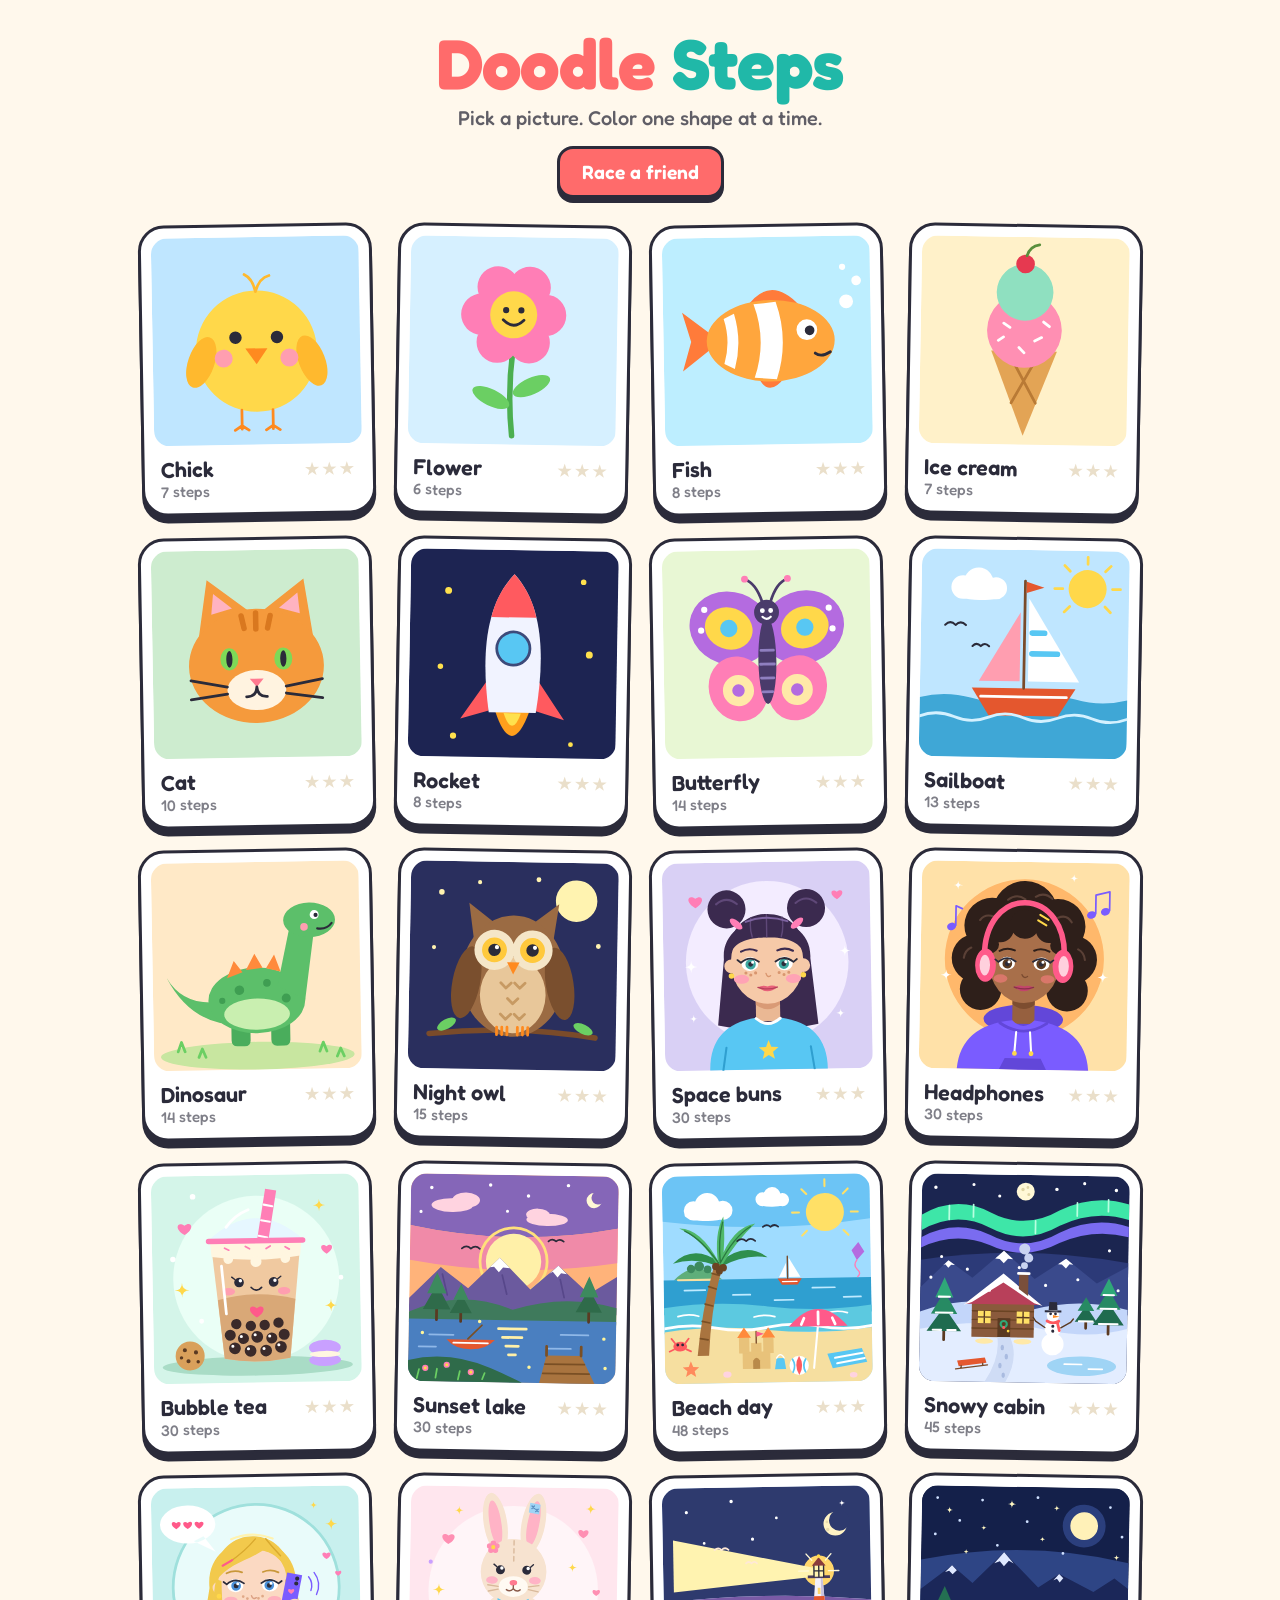
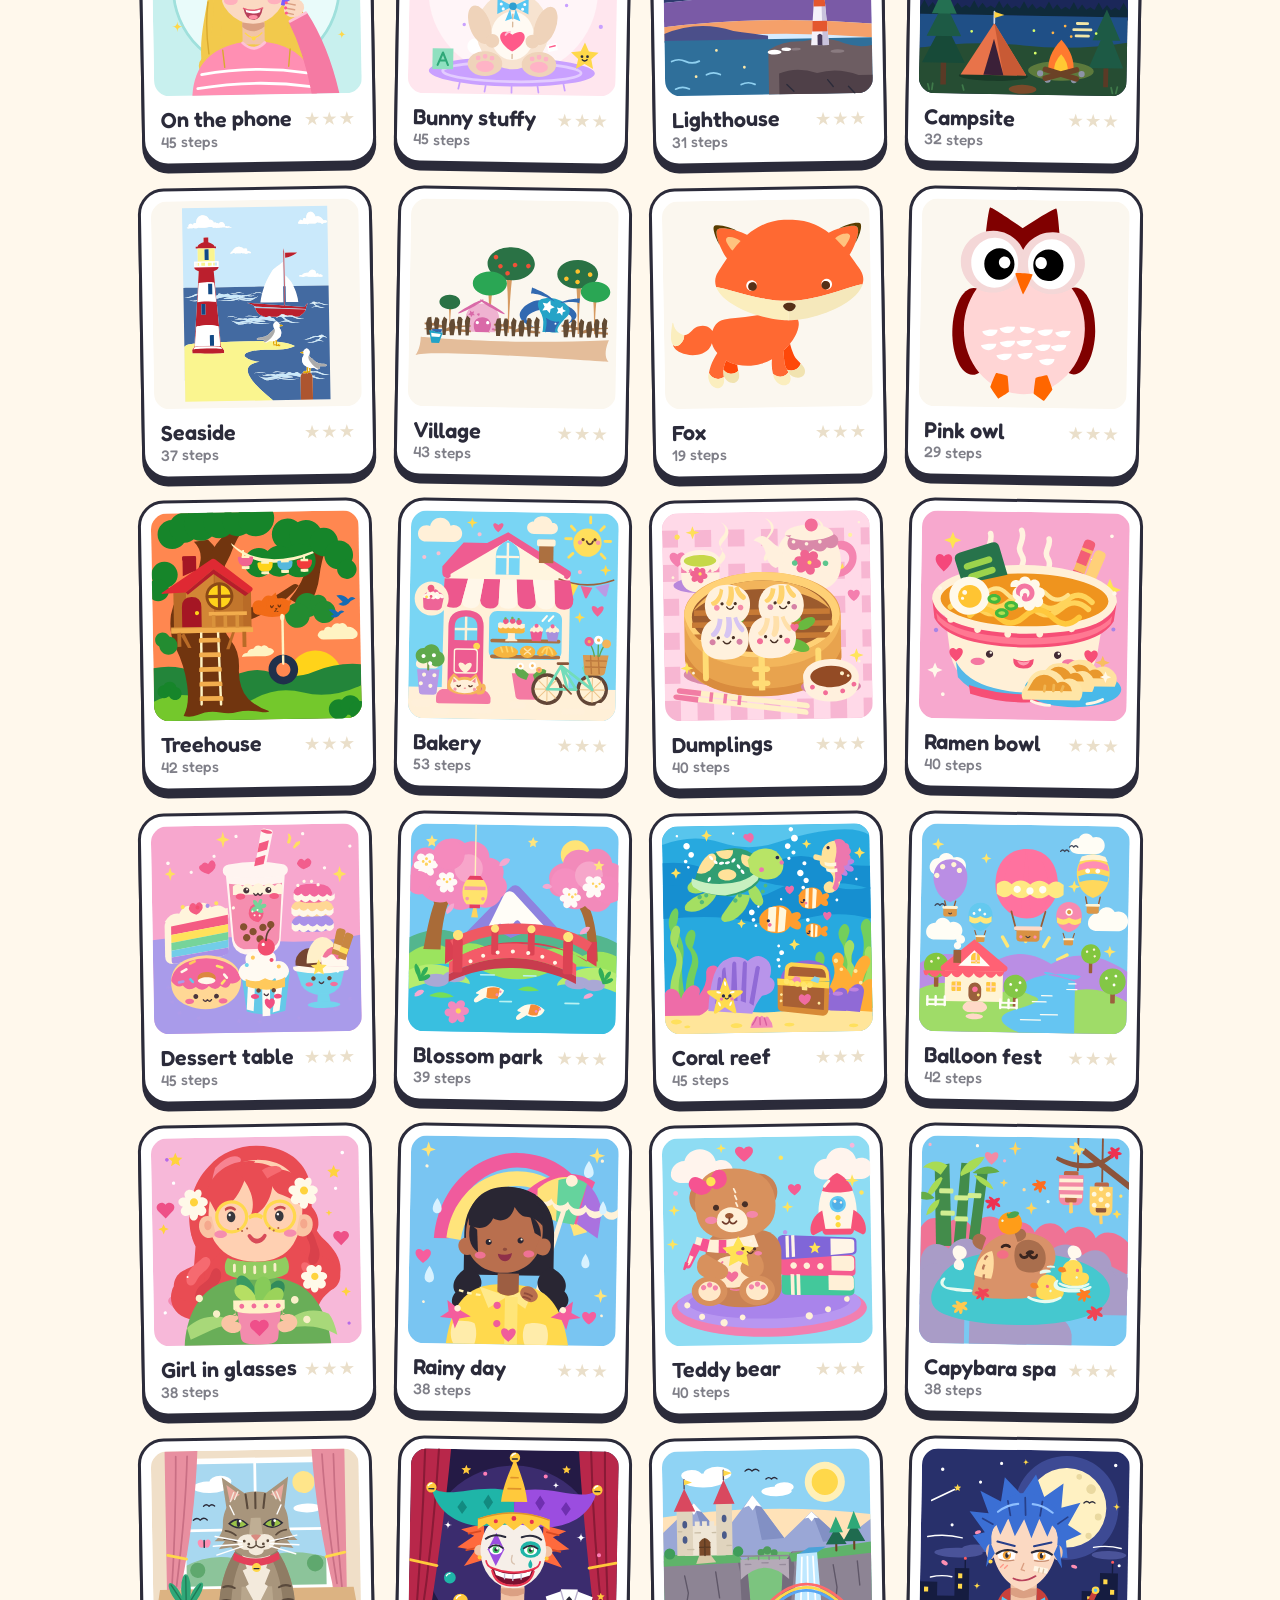
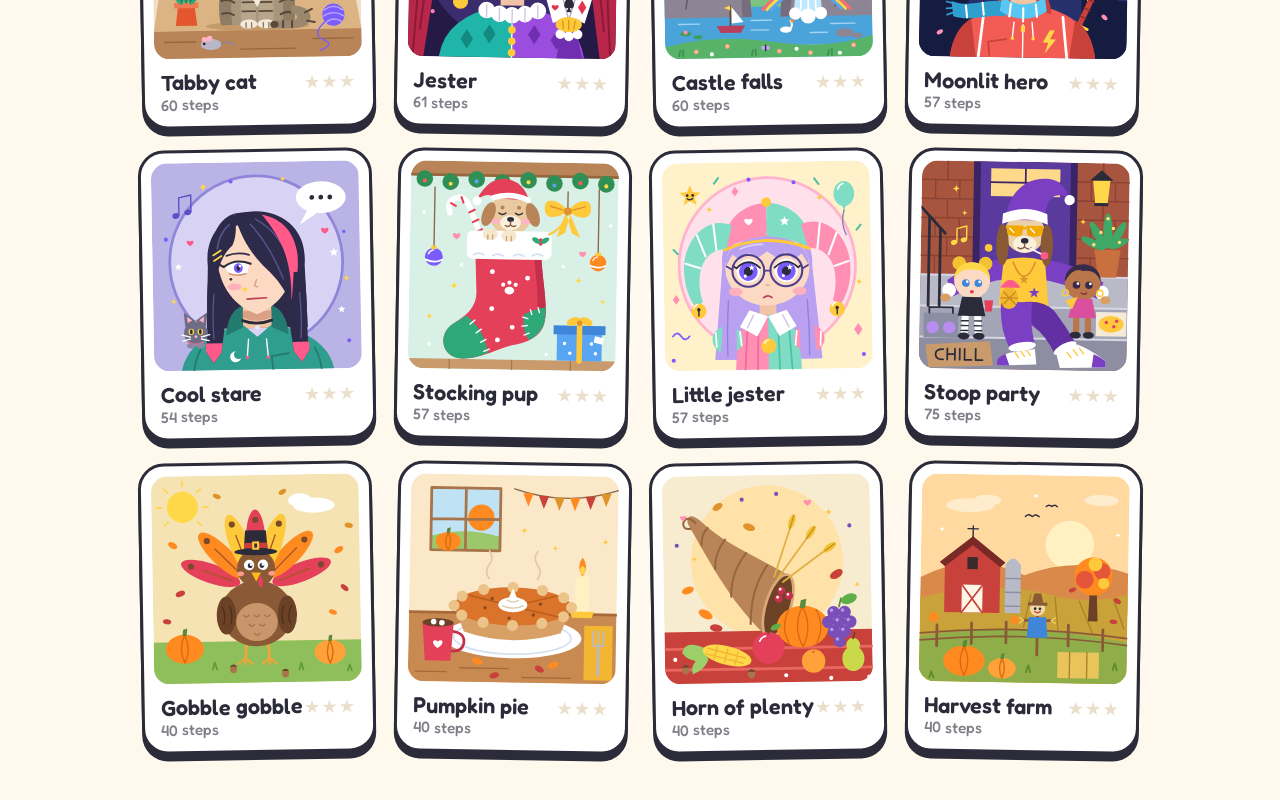
<file: index.html>
<!doctype html>
<html lang="en">
<head>
  <meta charset="utf-8">
  <meta name="viewport" content="width=device-width, initial-scale=1, maximum-scale=1, user-scalable=no">
  <title>Doodle Steps</title>
  <meta name="apple-mobile-web-app-capable" content="yes">
  <meta name="mobile-web-app-capable" content="yes">
  <meta name="apple-mobile-web-app-title" content="Doodle Steps">
  <meta name="apple-mobile-web-app-status-bar-style" content="default">
  <meta name="theme-color" content="#fff8ec">
  <link rel="icon" href="icon.svg" type="image/svg+xml">
  <link rel="apple-touch-icon" href="icon.png">
  <link rel="preconnect" href="https://fonts.googleapis.com">
  <link rel="preconnect" href="https://fonts.gstatic.com" crossorigin>
  <link href="https://fonts.googleapis.com/css2?family=Fredoka:wght@400;500;600;700&display=swap" rel="stylesheet">
  <link rel="stylesheet" href="style.css?v=17">
</head>
<body>

  <!-- Home: pick a picture -->
  <main id="home" class="home">
    <header class="home-head">
      <h1><span>Doodle</span> <span>Steps</span></h1>
      <p>Pick a picture. Color one shape at a time.</p>
      <button id="raceBtn" class="btn race-btn">Race a friend</button>
    </header>
    <div id="cards" class="cards"></div>
  </main>

  <!-- Draw screen -->
  <main id="draw" class="draw" hidden>
    <div class="topbar">
      <button id="homeBtn" class="btn round" aria-label="Back to pictures">←</button>
      <div id="dots" class="dots"></div>
      <button id="restartBtn" class="btn round" aria-label="Start this picture over">↺</button>
      <button id="soundBtn" class="btn round" aria-label="Sound on or off">♪</button>
    </div>

    <div id="raceStrip" class="race-strip" hidden>
      <div class="lane me"><span>You</span><div class="bar"><i id="myBar"></i></div><b id="myCount"></b></div>
      <div class="lane them"><span id="themName">Friend</span><div class="bar"><i id="themBar"></i></div><b id="themCount"></b></div>
    </div>

    <div class="work">
      <div id="stage" class="stage">
        <canvas id="paper" width="900" height="900"></canvas>
        <canvas id="ink" width="900" height="900"></canvas>
        <canvas id="guide" width="900" height="900"></canvas>
        <div id="pop" class="pop" hidden></div>
      </div>

      <aside class="panel">
        <div class="ref">
          <div id="refPic" class="ref-pic"></div>
          <div class="step-card">
            <div id="stepCount" class="step-count"></div>
            <div class="step-name"><i id="swatch" class="swatch"></i><span id="stepName"></span></div>
            <div id="stepHint" class="step-hint"></div>
          </div>
        </div>

        <div id="brushes" class="brushes" role="group" aria-label="Brush size"></div>

        <div class="tools">
          <button id="undoBtn" class="btn">↶ Undo</button>
          <button id="eraseBtn" class="btn">Eraser</button>
          <button id="clearBtn" class="btn">Clear</button>
        </div>

        <button id="nextBtn" class="btn next" disabled><span id="nextLabel">Keep going!</span></button>
      </aside>
    </div>
  </main>

  <!-- Finished -->
  <div id="finish" class="finish" hidden>
    <div id="confetti" class="confetti"></div>
    <div class="finish-card">
      <h2 id="finishTitle">You did it!</h2>
      <p id="raceResult" class="race-result" hidden></p>
      <div class="compare">
        <figure>
          <img id="finalPic" alt="Your finished drawing">
          <figcaption>Yours</figcaption>
        </figure>
        <figure id="theirFig" hidden>
          <img id="theirPic" alt="Your friend's drawing" hidden>
          <div id="theirWait" class="orig waiting">Still drawing…</div>
          <figcaption id="theirCap">Friend</figcaption>
        </figure>
        <figure>
          <div id="origPic" class="orig"></div>
          <figcaption>Original</figcaption>
        </figure>
      </div>
      <div id="finalStars" class="final-stars"></div>
      <div class="finish-btns">
        <button id="saveBtn" class="btn">Save picture</button>
        <button id="againBtn" class="btn">Draw again</button>
        <button id="raceAgainBtn" class="btn" hidden>Race again</button>
        <button id="moreBtn" class="btn next ready">More pictures</button>
      </div>
    </div>
  </div>

  <!-- Race a friend -->
  <div id="race" class="finish" hidden>
    <div class="finish-card race-card">
      <button id="raceClose" class="btn round race-close" aria-label="Close">✕</button>
      <h2>Race a friend</h2>

      <div id="raceMenu">
        <label class="field">Your name
          <input id="raceName" type="text" maxlength="12" autocomplete="off" placeholder="Player">
        </label>
        <div class="race-choices">
          <div class="choice">
            <button id="hostBtn" class="btn next ready">Start a race</button>
            <p>You get a code to share with your friend.</p>
          </div>
          <div class="choice">
            <input id="codeIn" type="text" maxlength="4" autocomplete="off" autocapitalize="characters" spellcheck="false" placeholder="CODE" aria-label="Race code">
            <button id="joinBtn" class="btn">Join a race</button>
            <p>Type the code your friend gives you.</p>
          </div>
        </div>
      </div>

      <div id="raceHost" hidden>
        <p class="code-label">Your race code</p>
        <div id="raceCode" class="race-code">····</div>
        <p id="hostStatus" class="race-status" role="status"></p>
        <p class="code-label">Pick the picture to race on</p>
        <div id="racePicker" class="race-picker"></div>
        <button id="startRaceBtn" class="btn next" disabled>Start the race</button>
      </div>

      <div id="raceGuest" hidden>
        <p id="guestStatus" class="race-status" role="status"></p>
        <div id="guestPic" class="guest-pic"></div>
        <p id="guestPicName" class="code-label"></p>
      </div>
    </div>
  </div>

  <div id="count" class="count" hidden></div>
  <div id="toast" class="toast" hidden role="status"></div>

  <svg id="measure" width="0" height="0" style="position:absolute" aria-hidden="true"></svg>

  <script src="lessons.js?v=17"></script>
  <script src="pictures/lighthouse.js?v=17"></script>
  <script src="pictures/campsite.js?v=17"></script>
  <script src="pictures/seaside.js?v=17"></script>
  <script src="pictures/village.js?v=17"></script>
  <script src="pictures/fox.js?v=17"></script>
  <script src="pictures/owlpink.js?v=17"></script>
  <script src="pictures/treehouse.js?v=17"></script>
  <script src="pictures/bakery.js?v=17"></script>
  <script src="pictures/dumplings.js?v=17"></script>
  <script src="pictures/ramen.js?v=17"></script>
  <script src="pictures/desserts.js?v=17"></script>
  <script src="pictures/blossom.js?v=17"></script>
  <script src="pictures/reef.js?v=17"></script>
  <script src="pictures/balloons.js?v=17"></script>
  <script src="pictures/glasses.js?v=17"></script>
  <script src="pictures/raincoat.js?v=17"></script>
  <script src="pictures/teddy.js?v=17"></script>
  <script src="pictures/capybara.js?v=17"></script>
  <script src="pictures/tabby.js?v=17"></script>
  <script src="pictures/jester.js?v=17"></script>
  <script src="pictures/castle.js?v=17"></script>
  <script src="pictures/animeboy.js?v=17"></script>
  <script src="pictures/coolstare.js?v=17"></script>
  <script src="pictures/stocking.js?v=17"></script>
  <script src="pictures/chibijester.js?v=17"></script>
  <script src="pictures/stoop.js?v=17"></script>
  <script src="pictures/tkturkey.js?v=17"></script>
  <script src="pictures/tkpie.js?v=17"></script>
  <script src="pictures/tkhorn.js?v=17"></script>
  <script src="pictures/tkfarm.js?v=17"></script>
  <script src="app.js?v=17"></script>
</body>
</html>
</file>
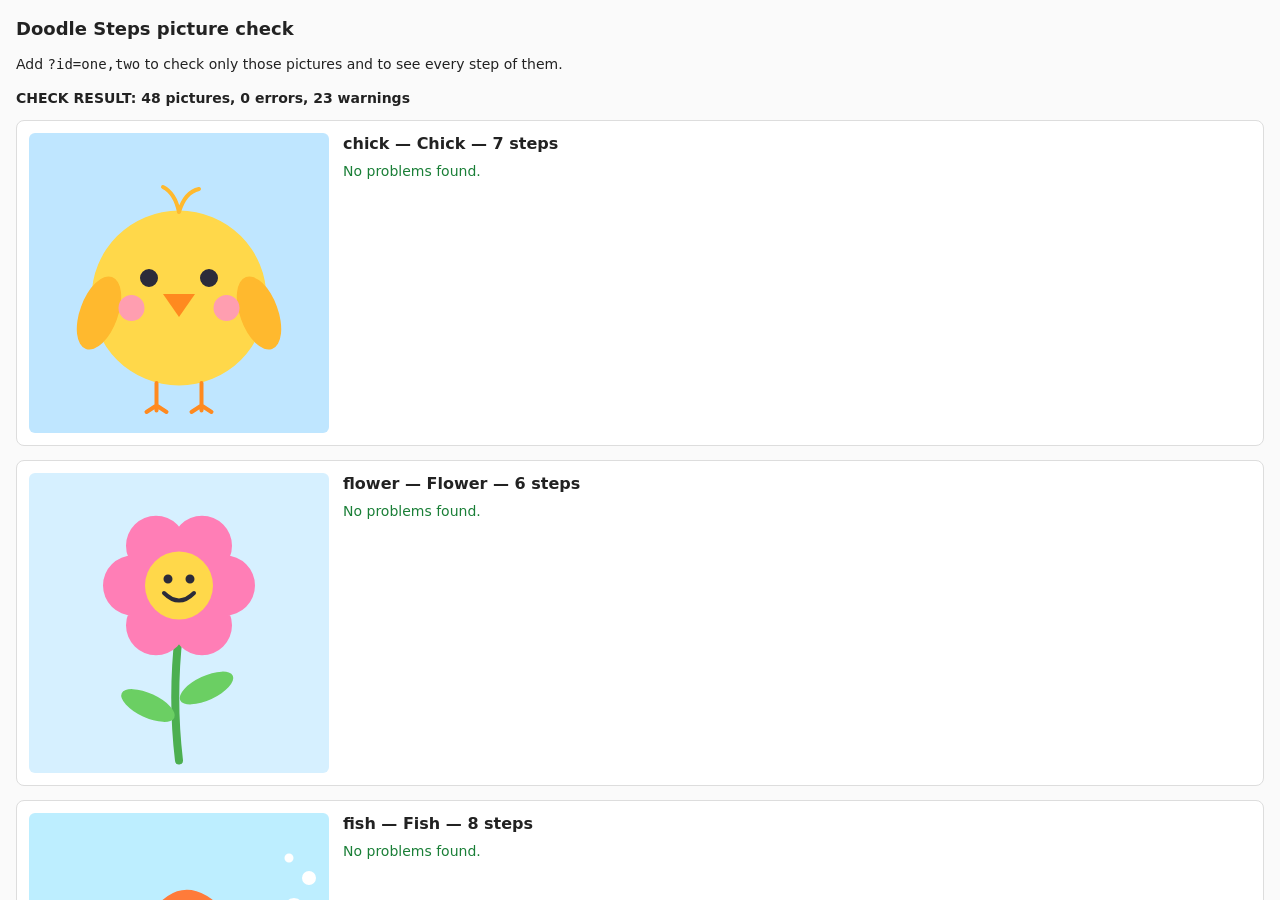
<file: tools/check.html>
<!doctype html>
<html lang="en">
<head>
<meta charset="utf-8">
<title>Doodle Steps picture check</title>
<style>
  body { font: 14px/1.4 system-ui, sans-serif; margin: 16px; color: #222; background: #fafafa; }
  h1 { font-size: 18px; margin: 0 0 4px; }
  #summary { font-weight: 700; margin-bottom: 12px; }
  .pic { display: grid; grid-template-columns: 300px 1fr; gap: 14px; padding: 12px; margin-bottom: 14px; background: #fff; border: 1px solid #ddd; border-radius: 8px; }
  .pic svg { width: 100%; height: auto; border-radius: 6px; display: block; }
  .pic h2 { font-size: 16px; margin: 0 0 6px; }
  .err { color: #b00020; } .warn { color: #8a5a00; } .ok { color: #1a7f37; }
  ul { margin: 4px 0; padding-left: 18px; }
  .film { grid-column: 1 / -1; display: grid; grid-template-columns: repeat(auto-fill, minmax(120px, 1fr)); gap: 8px; }
  .film figure { margin: 0; font-size: 11px; }
  .film svg { border: 1px solid #ddd; }
</style>
</head>
<body>
<h1>Doodle Steps picture check</h1>
<p>Add <code>?id=one,two</code> to check only those pictures and to see every step of them.</p>
<div id="summary">Checking…</div>
<div id="out"></div>

<script>
// Loads the same picture files the app loads (read from ../index.html), then
// for every step checks: can it be scored, is it still visible at the end,
// and does it differ from the color underneath it.
(async () => {
  const S = 300, SK = S / 600;
  const want = (new URLSearchParams(location.search).get('id') || '').split(',').filter(Boolean);

  const html = await (await fetch('../index.html', { cache: 'reload' })).text();
  const srcs = [...html.matchAll(/<script src="([^"]+)"/g)].map(m => m[1]).filter(s => !s.startsWith('app.js'));
  for (const src of srcs) {
    await new Promise((res, rej) => {
      const s = document.createElement('script');
      s.src = '../' + src.split('?')[0] + '?t=' + Date.now();
      s.onload = res; s.onerror = () => { document.getElementById('out').insertAdjacentHTML('beforebegin', '<p class="err">Could not load ' + src + '</p>'); res(); };
      document.head.append(s);
    });
  }

  const cv = document.createElement('canvas'); cv.width = cv.height = S;
  const cx = cv.getContext('2d', { willReadFrequently: true });
  function mask(step) {
    cx.setTransform(1, 0, 0, 1, 0, 0); cx.clearRect(0, 0, S, S); cx.setTransform(SK, 0, 0, SK, 0, 0);
    cx.lineCap = cx.lineJoin = 'round';
    for (const d of [].concat(step.d)) {
      const p = new Path2D(d);
      if (step.line) { cx.lineWidth = step.line; cx.stroke(p); } else cx.fill(p, step.eo ? 'evenodd' : 'nonzero');
    }
    const d = cx.getImageData(0, 0, S, S).data, bits = new Uint8Array(S * S);
    let area = 0;
    for (let i = 0; i < bits.length; i++) if (d[i * 4 + 3] > 100) { bits[i] = 1; area++; }
    return { bits, area };
  }
  const shape = s => s.line
    ? `<path d="${[].concat(s.d).join('')}" fill="none" stroke="${s.color}" stroke-width="${s.line}" stroke-linecap="round" stroke-linejoin="round"/>`
    : [].concat(s.d).map(d => `<path d="${d}" fill="${s.color}"${s.eo ? ' fill-rule="evenodd"' : ''}/>`).join('');
  const svg = (l, upto) => `<svg viewBox="0 0 600 600" xmlns="http://www.w3.org/2000/svg"><rect width="600" height="600" fill="${l.bg}"/>${(l.base || []).map(shape).join('')}${l.steps.slice(0, upto).map(shape).join('')}</svg>`;

  let errors = 0, warnings = 0, shown = 0;
  const out = document.getElementById('out');

  for (const l of LESSONS) {
    if (want.length && !want.includes(l.id)) continue;
    shown++;
    const E = [], W = [];
    const owner = new Int16Array(S * S).fill(-1);
    const masks = l.steps.map(mask);
    const colorAt = i => (owner[i] < 0 ? l.bg : l.steps[owner[i]].color).toLowerCase();

    l.steps.forEach((s, k) => {
      const m = masks[k], at = `step ${k + 1} "${s.name}"`;
      if (m.area < (s.line ? 8 : 12)) { E.push(`${at}: too small to score. Make it bigger.`); return; }
      let same = 0;
      for (let i = 0; i < m.bits.length; i++) if (m.bits[i] && colorAt(i) === s.color.toLowerCase()) same++;
      if (same / m.area > 0.9) W.push(`${at}: same color as what is already under it, so it will not show.`);
      for (let i = 0; i < m.bits.length; i++) if (m.bits[i]) owner[i] = k;
    });
    const seen = new Float64Array(l.steps.length);
    for (let i = 0; i < owner.length; i++) if (owner[i] >= 0) seen[owner[i]]++;
    l.steps.forEach((s, k) => {
      if (masks[k].area >= 12 && seen[k] / masks[k].area < 0.2) W.push(`step ${k + 1} "${s.name}": ${Math.round(100 * seen[k] / masks[k].area)}% visible at the end. Later steps cover it.`);
    });

    errors += E.length; warnings += W.length;
    const div = document.createElement('div');
    div.className = 'pic';
    div.innerHTML = `<div>${svg(l, l.steps.length)}</div><div><h2>${l.id} — ${l.name} — ${l.steps.length} steps</h2>
      ${E.length || W.length ? '' : '<div class="ok">No problems found.</div>'}
      ${E.length ? `<ul class="err">${E.map(x => `<li>ERROR ${x}</li>`).join('')}</ul>` : ''}
      ${W.length ? `<ul class="warn">${W.map(x => `<li>WARNING ${x}</li>`).join('')}</ul>` : ''}</div>
      ${want.length ? `<div class="film">${l.steps.map((s, k) => `<figure>${svg(l, k + 1)}<figcaption>${k + 1}. ${s.name}</figcaption></figure>`).join('')}</div>` : ''}`;
    out.append(div);
  }
  document.getElementById('summary').textContent = `CHECK RESULT: ${shown} pictures, ${errors} errors, ${warnings} warnings`;
  window.CHECK = { pictures: shown, errors, warnings };
})().catch(e => { document.getElementById('summary').textContent = 'CHECK FAILED: ' + e.message; });
</script>
</body>
</html>
</file>
<file: style.css>
:root {
  --ink: #2b2b3a;
  --paper: #fff8ec;
  --card: #ffffff;
  --line: #eadfca;
  --coral: #ff6b6b;
  --teal: #20b8a8;
  --sun: #ffd84a;
  --shadow: #d9cdb4;
}

* { box-sizing: border-box; }
[hidden] { display: none !important; }

html, body { height: 100%; margin: 0; }
body {
  font-family: 'Fredoka', 'Arial Rounded MT Bold', 'Trebuchet MS', system-ui, sans-serif;
  color: var(--ink);
  background: var(--paper);
  -webkit-user-select: none; user-select: none;
  -webkit-tap-highlight-color: transparent;
  -webkit-touch-callout: none;
  touch-action: manipulation;
  padding: env(safe-area-inset-top) env(safe-area-inset-right) env(safe-area-inset-bottom) env(safe-area-inset-left);
  overscroll-behavior: none;
}

/* ---------- buttons ---------- */
.btn {
  font: inherit; font-weight: 600; font-size: 1.05rem; color: var(--ink);
  background: var(--card);
  border: 3px solid var(--ink); border-radius: 16px;
  padding: 10px 14px; min-height: 52px;
  box-shadow: 0 5px 0 var(--ink);
  cursor: pointer;
  transition: transform .08s, box-shadow .08s, background .15s;
}
.btn:active:not(:disabled) { transform: translateY(4px); box-shadow: 0 1px 0 var(--ink); }
.btn:focus-visible { outline: 4px solid var(--teal); outline-offset: 3px; }
.btn.round { width: 52px; padding: 0; border-radius: 50%; font-size: 1.4rem; flex: none; }
.btn.on { background: var(--sun); }
.btn.off { opacity: .45; text-decoration: line-through; }

/* ---------- home ---------- */
.home { min-height: 100%; padding: 28px 20px 48px; max-width: 1040px; margin: 0 auto; }
.home-head { text-align: center; margin-bottom: 26px; }
.home-head h1 { font-size: clamp(2.6rem, 8vw, 4.4rem); line-height: 1; margin: 0 0 8px; font-weight: 700; letter-spacing: -.01em; }
.home-head h1 span:first-child { color: var(--coral); }
.home-head h1 span:last-child { color: var(--teal); }
.home-head p { margin: 0; font-size: 1.25rem; font-weight: 500; opacity: .75; }

.cards { display: grid; grid-template-columns: repeat(auto-fill, minmax(200px, 1fr)); gap: 22px; }
.card {
  font: inherit; color: inherit; text-align: left; cursor: pointer;
  background: var(--card); padding: 10px 10px 12px;
  border: 3px solid var(--ink); border-radius: 26px;
  box-shadow: 0 7px 0 var(--ink);
  transition: transform .12s, box-shadow .12s;
}
.card:nth-child(odd) { rotate: -1deg; }
.card:nth-child(even) { rotate: 1deg; }
.card:hover { transform: translateY(-3px); }
.card:active { transform: translateY(5px); box-shadow: 0 2px 0 var(--ink); }
.card:focus-visible { outline: 4px solid var(--teal); outline-offset: 4px; }
.card svg { display: block; width: 100%; height: auto; border-radius: 16px; }
.card-foot { display: flex; justify-content: space-between; align-items: baseline; padding: 10px 6px 0; }
.card-name { font-size: 1.35rem; font-weight: 600; }
.card-stars { font-size: 1.15rem; letter-spacing: 1px; color: #f5b400; }
.card-stars i { font-style: normal; color: var(--line); }
.card-steps { padding: 0 6px; font-size: .95rem; opacity: .6; font-weight: 500; }
.card-steps.going { opacity: 1; color: #128a7d; font-weight: 600; }

/* ---------- draw ---------- */
.draw { height: 100dvh; display: grid; grid-template-rows: auto auto 1fr; }
.draw > .work { grid-row: 3; }
.topbar { display: flex; align-items: center; gap: 12px; padding: 12px 16px; }
.dots { flex: 1; display: flex; justify-content: center; align-items: center; gap: 7px; flex-wrap: wrap; }
.dot {
  width: 18px; height: 18px; border-radius: 50%;
  border: 3px solid var(--ink); background: var(--card);
  transition: all .2s;
}
.dot.done { background: var(--sun); }
.dot.now { width: 26px; height: 26px; background: var(--coral); }
.dots.many { gap: 4px; }
.dots.many .dot { width: 11px; height: 11px; border-width: 2px; }
.dots.many .dot.now { width: 17px; height: 17px; }

.work { display: flex; gap: 20px; padding: 0 16px 16px; min-height: 0; justify-content: center; align-items: center; }

.stage {
  --s: min(calc(100dvh - 100px), calc(100vw - 320px));
  width: var(--s); height: var(--s); flex: none;
  position: relative; overflow: hidden;
  border: 4px solid var(--ink); border-radius: 28px;
  box-shadow: 0 8px 0 var(--ink);
  touch-action: none; cursor: crosshair;
}
.stage canvas { position: absolute; inset: 0; width: 100%; height: 100%; }

.pop {
  position: absolute; inset: 0; display: grid; place-content: center; text-align: center;
  background: rgba(255, 248, 236, .55); pointer-events: none;
  animation: pop-in .25s ease-out;
}
.pop b { display: block; font-size: clamp(3rem, 14vw, 6rem); color: #f5b400; -webkit-text-stroke: 3px var(--ink); letter-spacing: 6px; line-height: 1; }
.pop b i { font-style: normal; color: #fff; }
.pop span { font-size: clamp(1.6rem, 6vw, 2.6rem); font-weight: 700; }
@keyframes pop-in { from { opacity: 0; transform: scale(.6); } to { opacity: 1; transform: none; } }

.panel { width: 260px; flex: none; display: flex; flex-direction: column; gap: 14px; }

.ref { display: flex; flex-direction: column; gap: 12px; }
.ref-pic { border: 3px solid var(--ink); border-radius: 18px; overflow: hidden; width: 150px; align-self: center; rotate: 2deg; box-shadow: 0 4px 0 var(--ink); }
.ref-pic svg { display: block; width: 100%; height: auto; }

.step-card { background: var(--card); border: 3px solid var(--ink); border-radius: 18px; padding: 10px 14px 12px; }
.step-count { font-size: .9rem; font-weight: 600; opacity: .6; text-transform: uppercase; letter-spacing: .06em; }
.step-name { display: flex; align-items: center; gap: 10px; font-size: 1.4rem; font-weight: 600; line-height: 1.15; margin: 2px 0; }
.swatch { width: 30px; height: 30px; border-radius: 50%; border: 3px solid var(--ink); flex: none; }
.step-hint { font-size: 1rem; font-weight: 500; opacity: .7; }

.brushes { display: grid; grid-template-columns: repeat(6, 1fr); gap: 7px; }
.brush { display: grid; place-items: center; padding: 0; height: 54px; border-radius: 13px; }
.brush i { display: block; border-radius: 50%; background: var(--ink); border: 2px solid var(--ink); }
.brush.on { background: var(--card); outline: 5px solid var(--teal); outline-offset: 2px; }

.tools { display: grid; grid-template-columns: repeat(3, 1fr); gap: 8px; }
.tools .btn { padding: 8px 4px; font-size: .95rem; }

.next {
  --p: 0%;
  font-size: 1.4rem; min-height: 64px; color: var(--ink);
  background: linear-gradient(90deg, #a8ecd9 var(--p), var(--card) var(--p));
}
.next:disabled { cursor: default; box-shadow: 0 5px 0 var(--shadow); border-color: #a79f8f; color: #8d8676; }
.next.ready { background: var(--teal); color: #fff; animation: wiggle 1.4s ease-in-out infinite; }
@keyframes wiggle { 0%, 100% { scale: 1; } 50% { scale: 1.04; } }

/* portrait / narrow: stack the panel under the page */
@media (max-aspect-ratio: 1/1) {
  .work { flex-direction: column; justify-content: flex-start; gap: 14px; }
  .stage { --s: min(calc(100vw - 32px), calc(100dvh - 410px)); }
  .panel { width: min(100%, 560px); gap: 10px; }
  .ref { flex-direction: row; align-items: center; }
  .ref-pic { width: 84px; flex: none; }
  .step-card { flex: 1; }
  .brush { height: 52px; }
  .next { min-height: 56px; }
}
@media (max-height: 620px) and (min-aspect-ratio: 1/1) {
  .ref-pic { width: 96px; }
  .panel { gap: 8px; }
  .brush { height: 48px; }
}

/* ---------- finish ---------- */
.finish { position: fixed; inset: 0; z-index: 10; display: grid; place-items: center; padding: 16px; background: rgba(43, 43, 58, .6); overflow: hidden; }
.finish-card {
  position: relative; text-align: center; background: var(--paper);
  border: 4px solid var(--ink); border-radius: 30px; box-shadow: 0 10px 0 var(--ink);
  padding: 18px 22px 22px; width: min(680px, 100%); max-height: 100%; overflow: auto;
  animation: pop-in .3s ease-out;
}
.finish-card h2 { margin: 0 0 10px; font-size: 2.4rem; color: var(--coral); }
.compare { display: flex; gap: 18px; justify-content: center; align-items: flex-start; }
.compare figure { margin: 0; flex: 1; min-width: 0; max-width: 300px; }
.compare img, .compare .orig { display: block; width: 100%; aspect-ratio: 1; border: 3px solid var(--ink); border-radius: 20px; box-shadow: 0 5px 0 var(--ink); overflow: hidden; }
.compare img { rotate: -2deg; }
.compare .orig { rotate: 2deg; }
.compare .orig svg { display: block; width: 100%; height: 100%; }
.compare figcaption { margin-top: 12px; font-size: 1.15rem; font-weight: 600; }
.final-stars { font-size: 3rem; color: #f5b400; -webkit-text-stroke: 2px var(--ink); letter-spacing: 6px; margin: 8px 0 12px; }
.final-stars i { font-style: normal; color: #fff; }
.finish-btns { display: flex; flex-wrap: wrap; gap: 10px; justify-content: center; }
.finish-btns .next { font-size: 1.05rem; min-height: 52px; }

.confetti { position: absolute; inset: 0; pointer-events: none; }
.confetti i { position: absolute; top: -20px; width: 12px; height: 18px; border-radius: 3px; animation: fall linear forwards; }
@keyframes fall { to { transform: translateY(110vh) rotate(720deg); } }

@media (prefers-reduced-motion: reduce) {
  .next.ready, .pop, .finish-card { animation: none; }
  .confetti { display: none; }
}

/* ---------- racing ---------- */
.race-btn { margin-top: 16px; background: var(--coral); color: #fff; font-size: 1.2rem; padding: 10px 22px; }

.race-strip { display: grid; gap: 4px; padding: 0 16px 10px; max-width: 760px; width: 100%; margin: 0 auto; }
.lane { display: grid; grid-template-columns: 84px 1fr 54px; align-items: center; gap: 10px; font-weight: 600; font-size: .95rem; }
.lane span { overflow: hidden; text-overflow: ellipsis; white-space: nowrap; }
.lane b { text-align: right; font-variant-numeric: tabular-nums; }
.bar { height: 14px; border: 3px solid var(--ink); border-radius: 99px; background: var(--card); overflow: hidden; }
.bar i { display: block; height: 100%; width: 0; background: var(--teal); transition: width .25s; }
.lane.them .bar i { background: var(--coral); }

.race-card { width: min(560px, 100%); }
.race-close { position: absolute; top: 12px; right: 12px; width: 44px; min-height: 44px; font-size: 1.1rem; }
.field { display: block; font-weight: 600; text-align: left; margin-bottom: 16px; }
.field input, #codeIn {
  display: block; width: 100%; margin-top: 6px; font: inherit; font-size: 1.2rem; font-weight: 600; color: var(--ink);
  padding: 10px 14px; border: 3px solid var(--ink); border-radius: 14px; background: var(--card);
  -webkit-user-select: text; user-select: text;
}
#codeIn { text-align: center; letter-spacing: .3em; text-transform: uppercase; margin: 0 0 10px; }
.race-choices { display: grid; grid-template-columns: 1fr 1fr; gap: 16px; align-items: start; }
.choice { background: var(--card); border: 3px solid var(--line); border-radius: 18px; padding: 14px; display: flex; flex-direction: column; justify-content: flex-end; min-height: 170px; }
.choice .btn { width: 100%; font-size: 1.1rem; min-height: 52px; }
.choice p { margin: 10px 0 0; font-size: .92rem; opacity: .7; font-weight: 500; }
@media (max-width: 460px) { .race-choices { grid-template-columns: 1fr; } .choice { min-height: 0; } }

.code-label { margin: 10px 0 4px; font-weight: 600; opacity: .7; }
.race-code { font-size: 3.4rem; font-weight: 700; letter-spacing: .25em; padding-left: .25em; color: var(--teal); line-height: 1.1; -webkit-user-select: text; user-select: text; }
.race-status { min-height: 1.5em; margin: 6px 0 4px; font-size: 1.1rem; font-weight: 600; }
.race-picker { display: grid; grid-template-columns: repeat(auto-fill, minmax(74px, 1fr)); gap: 8px; max-height: 190px; overflow-y: auto; padding: 6px; margin-bottom: 14px; border: 3px solid var(--line); border-radius: 16px; background: var(--card); }
.race-picker button { padding: 0; border: 3px solid transparent; border-radius: 12px; background: none; cursor: pointer; overflow: hidden; line-height: 0; }
.race-picker button.on { border-color: var(--teal); box-shadow: 0 0 0 3px var(--teal); }
.race-picker svg { width: 100%; height: auto; border-radius: 8px; }
#startRaceBtn { width: 100%; }
.guest-pic { width: 190px; margin: 12px auto 0; border: 3px solid var(--ink); border-radius: 18px; overflow: hidden; line-height: 0; box-shadow: 0 5px 0 var(--ink); }
.guest-pic:empty { display: none; }
.guest-pic svg { width: 100%; height: auto; }

.race-result { margin: -4px 0 12px; font-size: 1.15rem; font-weight: 600; }
.compare .waiting { display: grid; place-items: center; rotate: 0deg; background: var(--card); border-style: dashed; font-weight: 600; opacity: .7; padding: 8px; }
.compare #theirPic { rotate: 1deg; }

.count { position: fixed; inset: 0; z-index: 20; display: grid; place-items: center; background: rgba(43, 43, 58, .55); color: #fff; font-size: min(40vw, 16rem); font-weight: 700; -webkit-text-stroke: 6px var(--ink); paint-order: stroke fill; }
.toast { position: fixed; left: 50%; top: 84px; translate: -50% 0; z-index: 15; max-width: calc(100vw - 32px); background: var(--ink); color: #fff; font-weight: 600; font-size: 1.1rem; padding: 12px 20px; border-radius: 99px; box-shadow: 0 6px 18px rgba(0, 0, 0, .25); }
</file>
